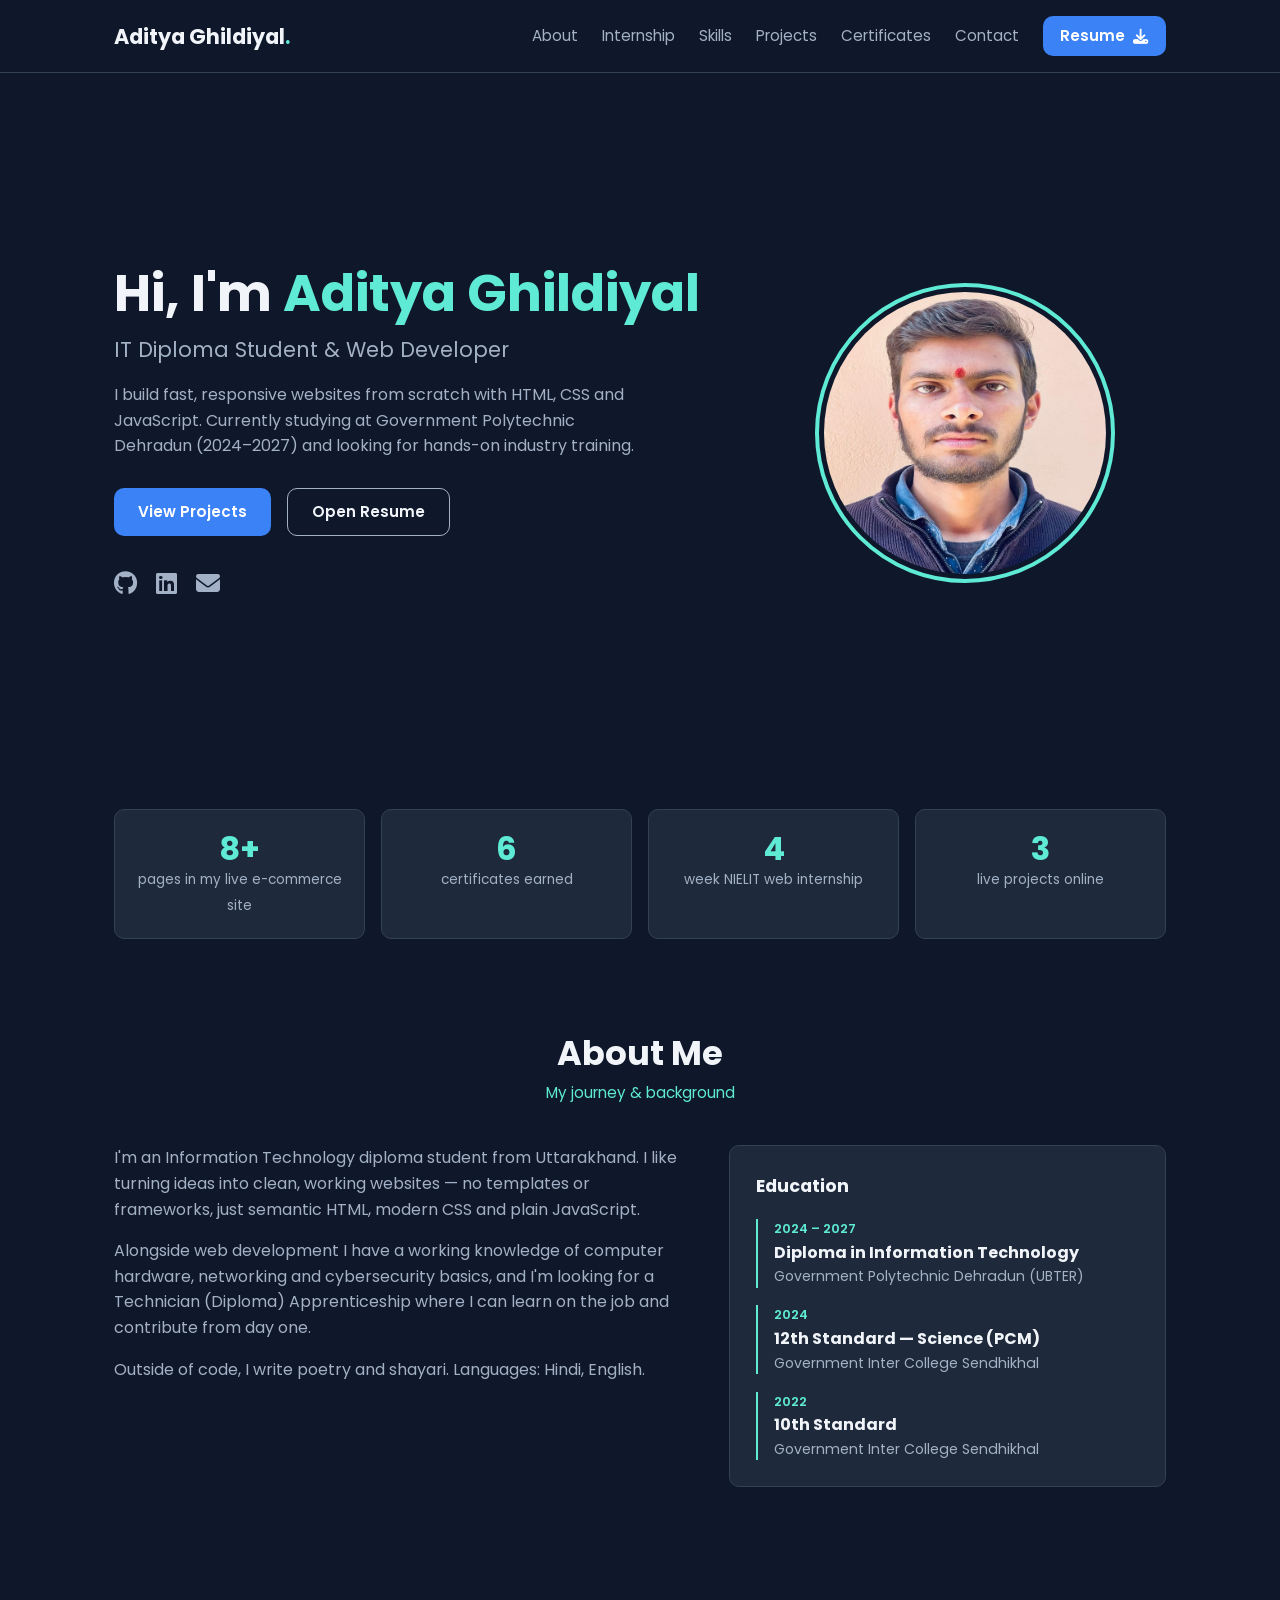
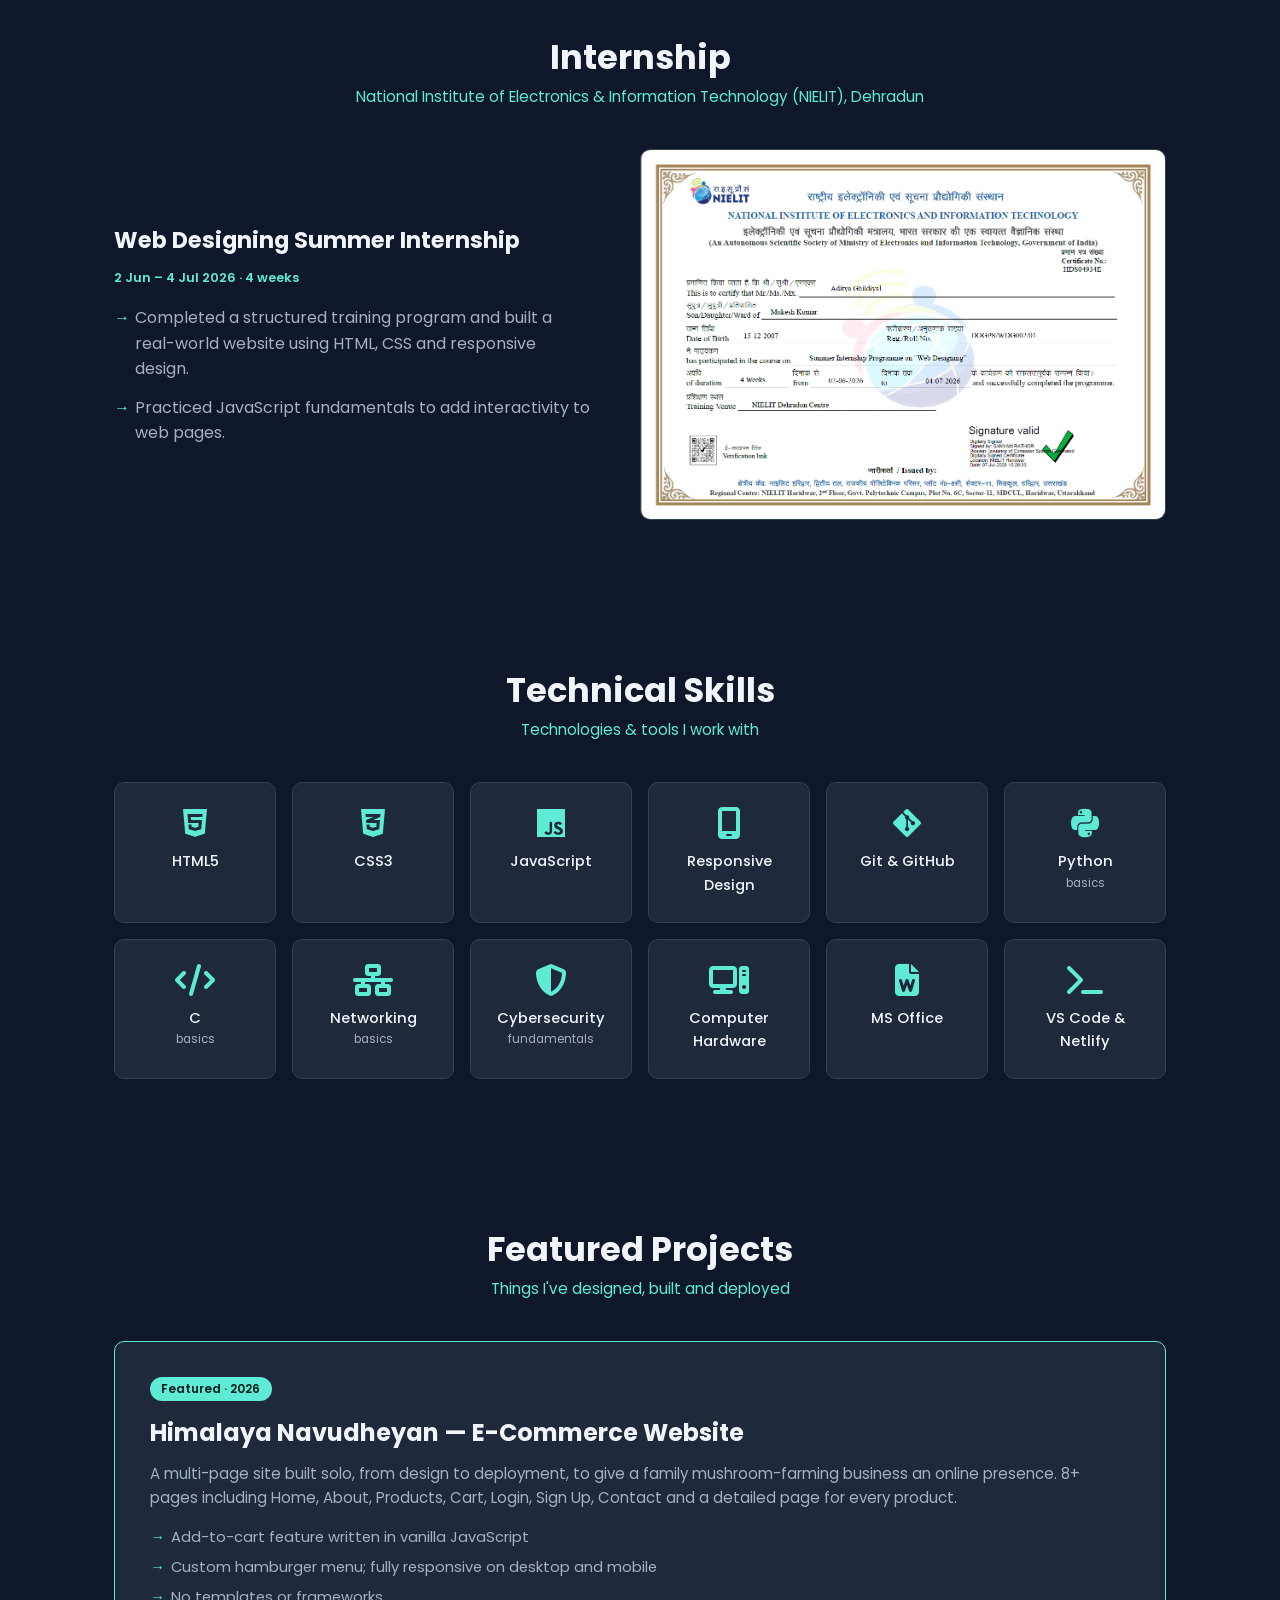
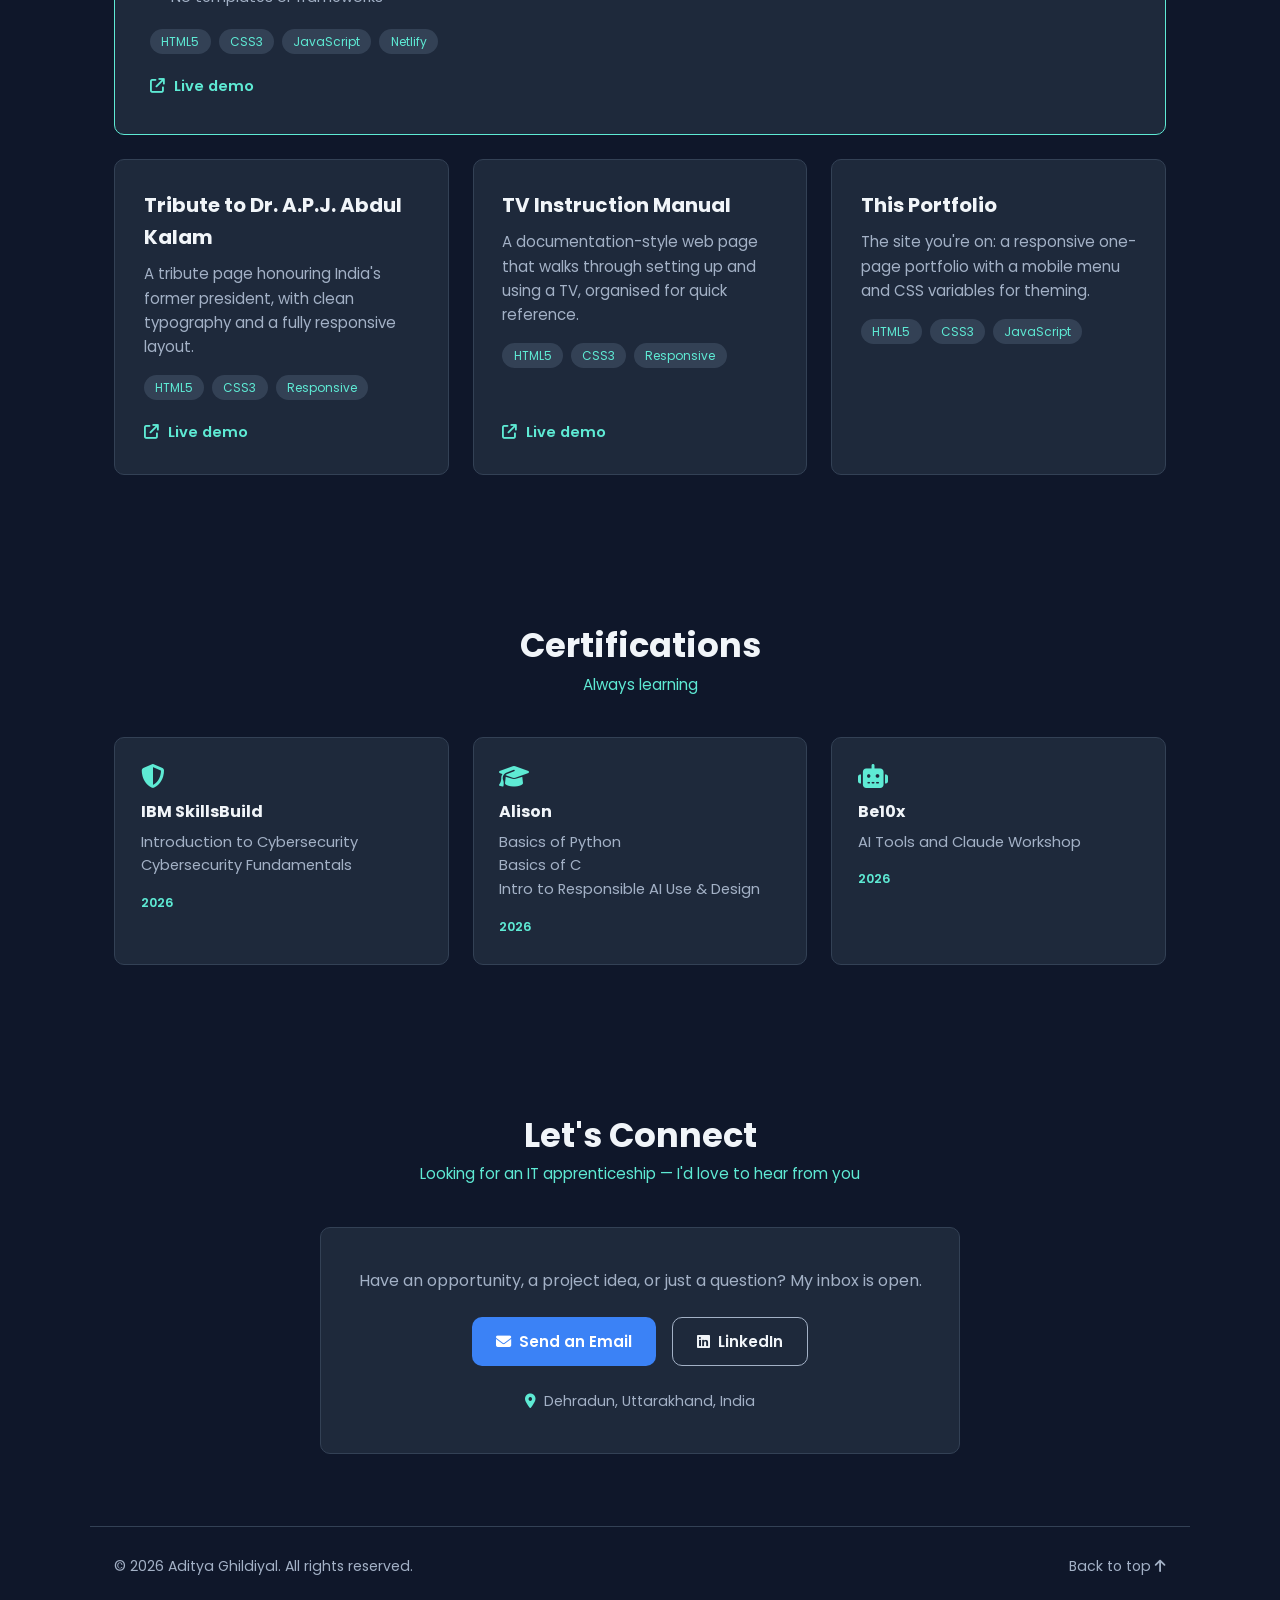
<file: index.html>
<!DOCTYPE html>
<html lang="en">

<head>
  <meta charset="UTF-8">
  <meta name="viewport" content="width=device-width, initial-scale=1.0">
  <title>Aditya Ghildiyal | IT Diploma Student &amp; Web Developer</title>
  <meta name="description"
    content="Portfolio of Aditya Ghildiyal, an IT diploma student from Dehradun building responsive websites with HTML, CSS and JavaScript. Seeking an IT apprenticeship.">
  <link rel="preconnect" href="https://fonts.googleapis.com">
  <link rel="preconnect" href="https://fonts.gstatic.com" crossorigin>
  <link href="https://fonts.googleapis.com/css2?family=Poppins:wght@300;400;500;600;700&display=swap" rel="stylesheet">
  <link rel="stylesheet" href="https://cdnjs.cloudflare.com/ajax/libs/font-awesome/6.4.0/css/all.min.css">
  <link rel="stylesheet" href="style.css">
</head>

<body>

  <header id="top">
    <nav class="navbar" aria-label="Main">
      <a href="#home" class="logo">Aditya Ghildiyal<span>.</span></a>
      <button class="menu-toggle" id="menu-btn" aria-label="Menu"><i class="fa-solid fa-bars"></i></button>
      <ul class="nav-links" id="nav-links">
        <li><a href="#about">About</a></li>
        <li><a href="#internship">Internship</a></li>
        <li><a href="#skills">Skills</a></li>
        <li><a href="#projects">Projects</a></li>
        <li><a href="#certifications">Certificates</a></li>
        <li><a href="#contact">Contact</a></li>
        <li class="nav-resume"><a href="Adityaghildiyalresume.pdf" download class="btn-primary">Resume <i
              class="fa-solid fa-download"></i></a></li>
      </ul>
    </nav>
  </header>

  <main>
    <!-- Hero -->
    <section id="home" class="hero">
      <div class="hero-content">
        <h1>Hi, I'm <span class="hl">Aditya Ghildiyal</span></h1>
        <h2 class="role">IT Diploma Student &amp; Web Developer</h2>
        <p class="hero-desc">
          I build fast, responsive websites from scratch with HTML, CSS and JavaScript. Currently studying at
          Government Polytechnic Dehradun (2024&ndash;2027) and looking for hands-on industry training.
        </p>
        <div class="hero-btns">
          <a href="#projects" class="btn-primary">View Projects</a>
          <a href="Adityaghildiyalresume.pdf" target="_blank" class="btn-secondary">Open Resume</a>
        </div>
        <div class="social-links">
          <a href="https://github.com/adityaghildiyal25-web" target="_blank" aria-label="GitHub"><i
              class="fa-brands fa-github"></i></a>
          <a href="https://www.linkedin.com/in/aditya-ghildiyal-a2bb50339" target="_blank" aria-label="LinkedIn"><i
              class="fa-brands fa-linkedin"></i></a>
          <a href="mailto:adityaghildiyal25@gmail.com" aria-label="Email"><i class="fa-solid fa-envelope"></i></a>
        </div>
      </div>
      <div class="hero-image">
        <div class="img-wrapper">
          <img src="photo.jpg" alt="Aditya Ghildiyal">
        </div>
      </div>
    </section>

    <!-- Stats -->
    <section class="stats" aria-label="Highlights">
      <div class="stat"><strong>8+</strong><span>pages in my live e-commerce site</span></div>
      <div class="stat"><strong>6</strong><span>certificates earned</span></div>
      <div class="stat"><strong>4</strong><span>week NIELIT web internship</span></div>
      <div class="stat"><strong>3</strong><span>live projects online</span></div>
    </section>

    <!-- About -->
    <section id="about" class="about">
      <div class="section-title">
        <h2>About Me</h2>
        <p>My journey &amp; background</p>
      </div>
      <div class="about-grid">
        <div class="about-text">
          <p>
            I'm an Information Technology diploma student from Uttarakhand. I like turning ideas into clean, working
            websites &mdash; no templates or frameworks, just semantic HTML, modern CSS and plain JavaScript.
          </p>
          <p>
            Alongside web development I have a working knowledge of computer hardware, networking and cybersecurity
            basics, and I'm looking for a Technician (Diploma) Apprenticeship where I can learn on the job and
            contribute from day one.
          </p>
          <p class="muted">Outside of code, I write poetry and shayari. Languages: Hindi, English.</p>
        </div>
        <div class="timeline">
          <h3>Education</h3>
          <div class="tl-item">
            <span class="tl-date">2024 &ndash; 2027</span>
            <strong>Diploma in Information Technology</strong>
            <span>Government Polytechnic Dehradun (UBTER)</span>
          </div>
          <div class="tl-item">
            <span class="tl-date">2024</span>
            <strong>12th Standard &mdash; Science (PCM)</strong>
            <span>Government Inter College Sendhikhal</span>
          </div>
          <div class="tl-item">
            <span class="tl-date">2022</span>
            <strong>10th Standard</strong>
            <span>Government Inter College Sendhikhal</span>
          </div>
        </div>
      </div>
    </section>

    <!-- Internship -->
    <section id="internship" class="internship">
      <div class="section-title">
        <h2>Internship</h2>
        <p>National Institute of Electronics &amp; Information Technology (NIELIT), Dehradun</p>
      </div>
      <div class="intern-grid">
        <div class="intern-text">
          <h3>Web Designing Summer Internship</h3>
          <span class="tl-date">2 Jun &ndash; 4 Jul 2026 &middot; 4 weeks</span>
          <ul>
            <li>Completed a structured training program and built a real-world website using HTML, CSS and responsive
              design.</li>
            <li>Practiced JavaScript fundamentals to add interactivity to web pages.</li>
          </ul>
        </div>
        <div class="internship-pic">
          <img src="internship-certificate.png" alt="NIELIT Dehradun internship certificate" loading="lazy">
        </div>
      </div>
    </section>

    <!-- Skills -->
    <section id="skills" class="skills">
      <div class="section-title">
        <h2>Technical Skills</h2>
        <p>Technologies &amp; tools I work with</p>
      </div>
      <div class="skills-grid">
        <div class="skill-card"><i class="fa-brands fa-html5"></i>
          <h4>HTML5</h4>
        </div>
        <div class="skill-card"><i class="fa-brands fa-css3-alt"></i>
          <h4>CSS3</h4>
        </div>
        <div class="skill-card"><i class="fa-brands fa-js"></i>
          <h4>JavaScript</h4>
        </div>
        <div class="skill-card"><i class="fa-solid fa-mobile-screen"></i>
          <h4>Responsive Design</h4>
        </div>
        <div class="skill-card"><i class="fa-brands fa-git-alt"></i>
          <h4>Git &amp; GitHub</h4>
        </div>
        <div class="skill-card"><i class="fa-brands fa-python"></i>
          <h4>Python <small>basics</small></h4>
        </div>
        <div class="skill-card"><i class="fa-solid fa-code"></i>
          <h4>C <small>basics</small></h4>
        </div>
        <div class="skill-card"><i class="fa-solid fa-network-wired"></i>
          <h4>Networking <small>basics</small></h4>
        </div>
        <div class="skill-card"><i class="fa-solid fa-shield-halved"></i>
          <h4>Cybersecurity <small>fundamentals</small></h4>
        </div>
        <div class="skill-card"><i class="fa-solid fa-computer"></i>
          <h4>Computer Hardware</h4>
        </div>
        <div class="skill-card"><i class="fa-solid fa-file-word"></i>
          <h4>MS Office</h4>
        </div>
        <div class="skill-card"><i class="fa-solid fa-terminal"></i>
          <h4>VS Code &amp; Netlify</h4>
        </div>
      </div>
    </section>

    <!-- Projects -->
    <section id="projects" class="projects">
      <div class="section-title">
        <h2>Featured Projects</h2>
        <p>Things I've designed, built and deployed</p>
      </div>

      <article class="project-card featured">
        <div class="project-info">
          <span class="chip">Featured &middot; 2026</span>
          <h3>Himalaya Navudheyan &mdash; E-Commerce Website</h3>
          <p>
            A multi-page site built solo, from design to deployment, to give a family mushroom-farming business an
            online presence. 8+ pages including Home, About, Products, Cart, Login, Sign Up, Contact and a detailed
            page for every product.
          </p>
          <ul class="bullets">
            <li>Add-to-cart feature written in vanilla JavaScript</li>
            <li>Custom hamburger menu; fully responsive on desktop and mobile</li>
            <li>No templates or frameworks</li>
          </ul>
          <div class="tags"><span>HTML5</span><span>CSS3</span><span>JavaScript</span><span>Netlify</span></div>
          <div class="card-links">
            <a href="https://himalayanavudheyan.netlify.app/" target="_blank" class="link-btn"><i
                class="fa-solid fa-arrow-up-right-from-square"></i> Live demo</a>
          </div>
        </div>
      </article>

      <div class="projects-grid">
        <article class="project-card">
          <div class="project-info">
            <h3>Tribute to Dr. A.P.J. Abdul Kalam</h3>
            <p>A tribute page honouring India's former president, with clean typography and a fully responsive layout.
            </p>
            <div class="tags"><span>HTML5</span><span>CSS3</span><span>Responsive</span></div>
            <div class="card-links">
              <a href="https://tributefordrkalam.netlify.app" target="_blank" class="link-btn"><i
                  class="fa-solid fa-arrow-up-right-from-square"></i> Live demo</a>
            </div>
          </div>
        </article>

        <article class="project-card">
          <div class="project-info">
            <h3>TV Instruction Manual</h3>
            <p>A documentation-style web page that walks through setting up and using a TV, organised for quick
              reference.</p>
            <div class="tags"><span>HTML5</span><span>CSS3</span><span>Responsive</span></div>
            <div class="card-links">
              <a href="https://doccumentetion.netlify.app" target="_blank" class="link-btn"><i
                  class="fa-solid fa-arrow-up-right-from-square"></i> Live demo</a>
            </div>
          </div>
        </article>

        <article class="project-card">
          <div class="project-info">
            <h3>This Portfolio</h3>
            <p>The site you're on: a responsive one-page portfolio with a mobile menu and CSS variables for theming.</p>
            <div class="tags"><span>HTML5</span><span>CSS3</span><span>JavaScript</span></div>
          </div>
        </article>
      </div>
    </section>

    <!-- Certifications -->
    <section id="certifications" class="certs">
      <div class="section-title">
        <h2>Certifications</h2>
        <p>Always learning</p>
      </div>
      <div class="cert-grid">
        <div class="cert-card">
          <i class="fa-solid fa-shield-halved"></i>
          <h4>IBM SkillsBuild</h4>
          <p>Introduction to Cybersecurity<br>Cybersecurity Fundamentals</p>
          <span>2026</span>
        </div>
        <div class="cert-card">
          <i class="fa-solid fa-graduation-cap"></i>
          <h4>Alison</h4>
          <p>Basics of Python<br>Basics of C<br>Intro to Responsible AI Use &amp; Design</p>
          <span>2026</span>
        </div>
        <div class="cert-card">
          <i class="fa-solid fa-robot"></i>
          <h4>Be10x</h4>
          <p>AI Tools and Claude Workshop</p>
          <span>2026</span>
        </div>
      </div>
    </section>

    <!-- Contact -->
    <section id="contact" class="contact">
      <div class="section-title">
        <h2>Let's Connect</h2>
        <p>Looking for an IT apprenticeship &mdash; I'd love to hear from you</p>
      </div>
      <div class="contact-box">
        <p>Have an opportunity, a project idea, or just a question? My inbox is open.</p>
        <div class="contact-btns">
          <a href="mailto:adityaghildiyal25@gmail.com" class="btn-primary"><i class="fa-solid fa-envelope"></i> Send an
            Email</a>
          <a href="https://www.linkedin.com/in/aditya-ghildiyal-a2bb50339" target="_blank" class="btn-secondary"><i
              class="fa-brands fa-linkedin"></i> LinkedIn</a>
        </div>
        <p class="loc"><i class="fa-solid fa-location-dot"></i> Dehradun, Uttarakhand, India</p>
      </div>
    </section>
  </main>

  <footer>
    <p>&copy; 2026 Aditya Ghildiyal. All rights reserved.</p>
    <a href="#top">Back to top <i class="fa-solid fa-arrow-up"></i></a>
  </footer>

  <script>
    var btn = document.getElementById('menu-btn');
    var menu = document.getElementById('nav-links');
    btn.onclick = function () { menu.classList.toggle('open'); };
    menu.onclick = function () { menu.classList.remove('open'); };
  </script>
</body>

</html>
</file>
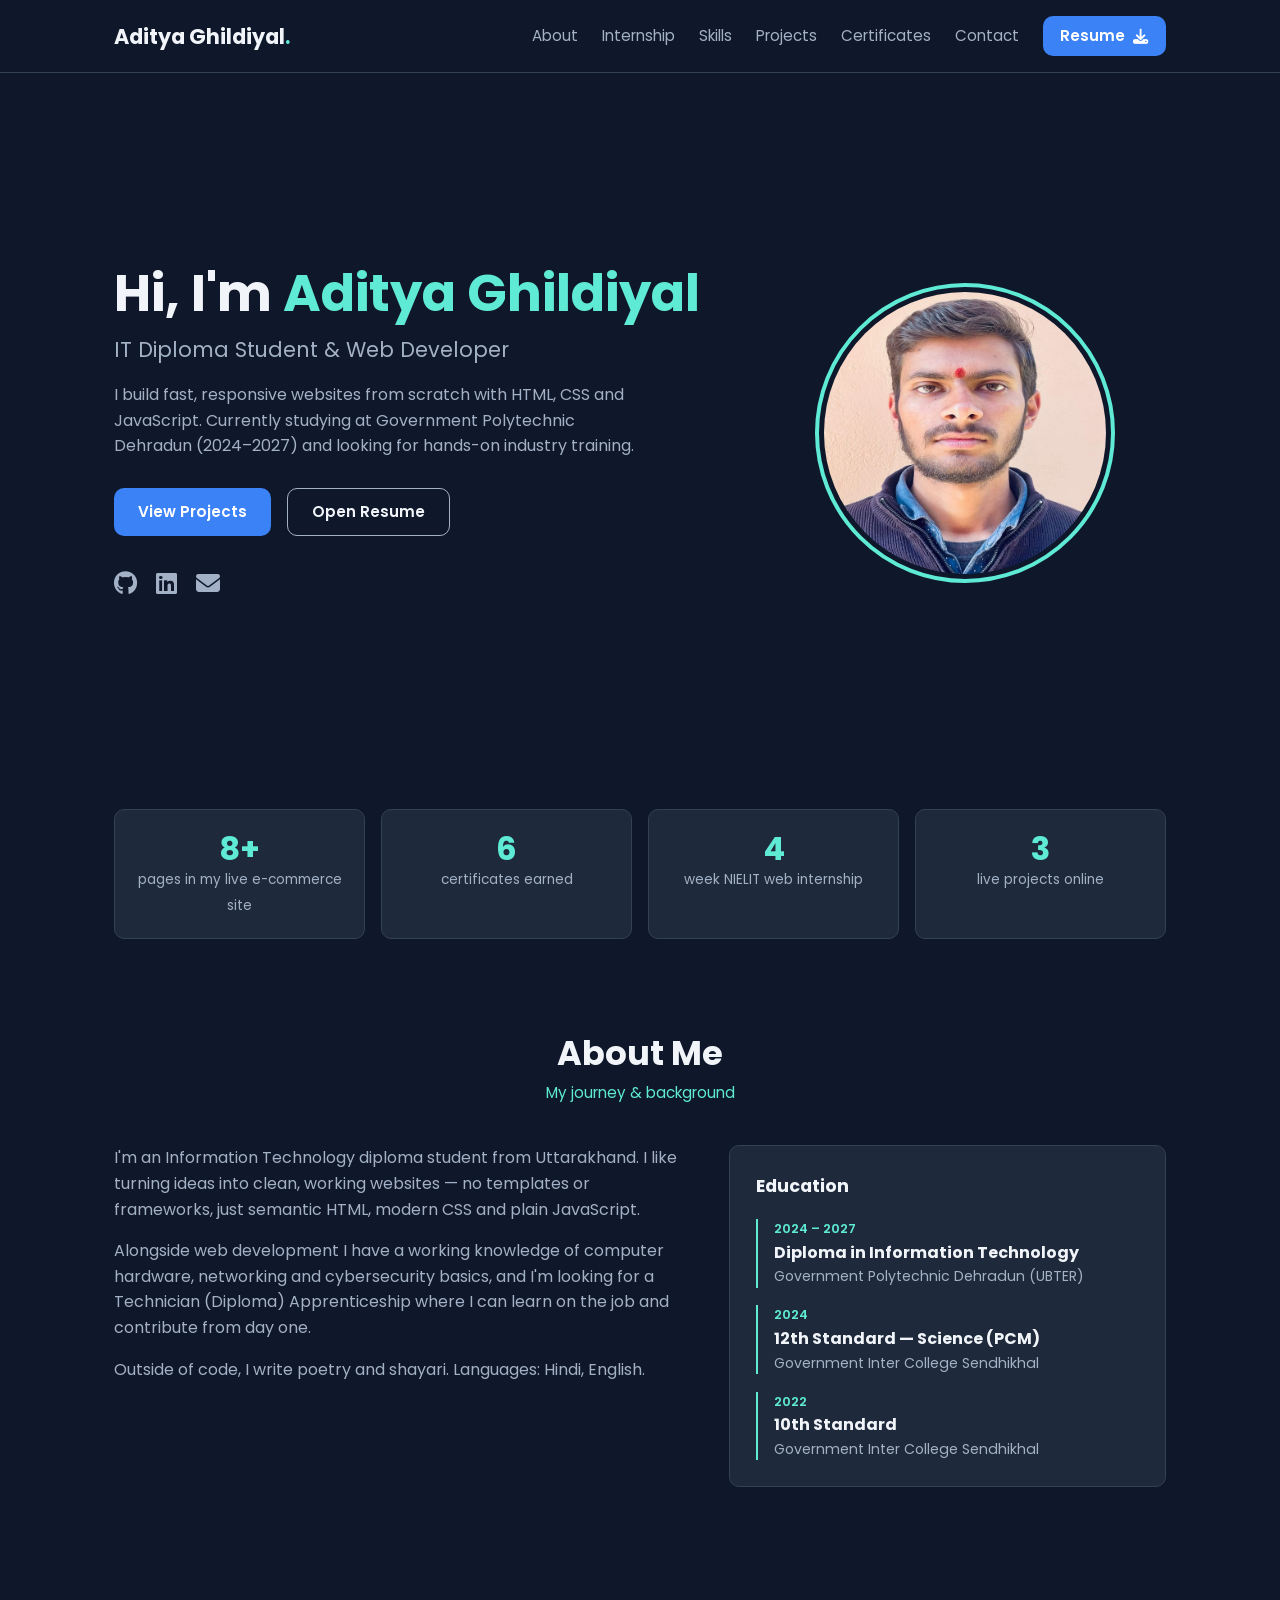
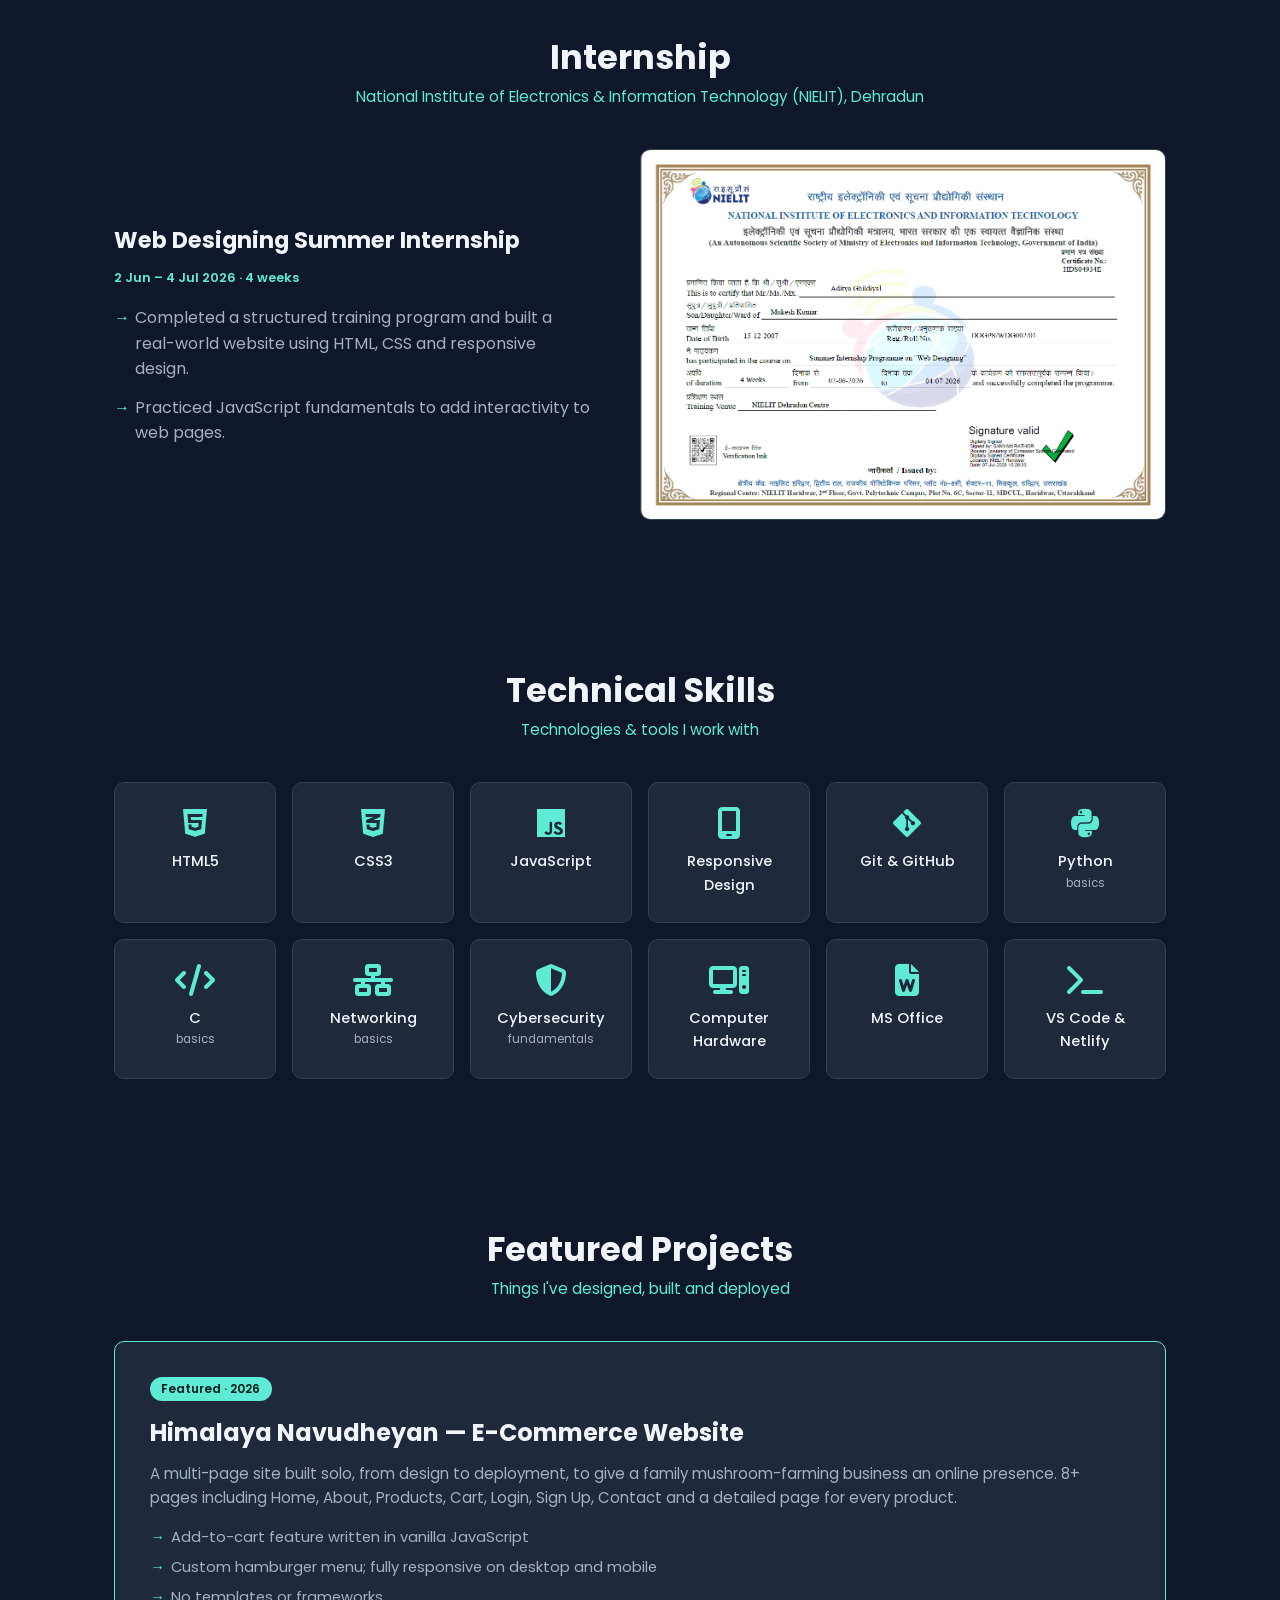
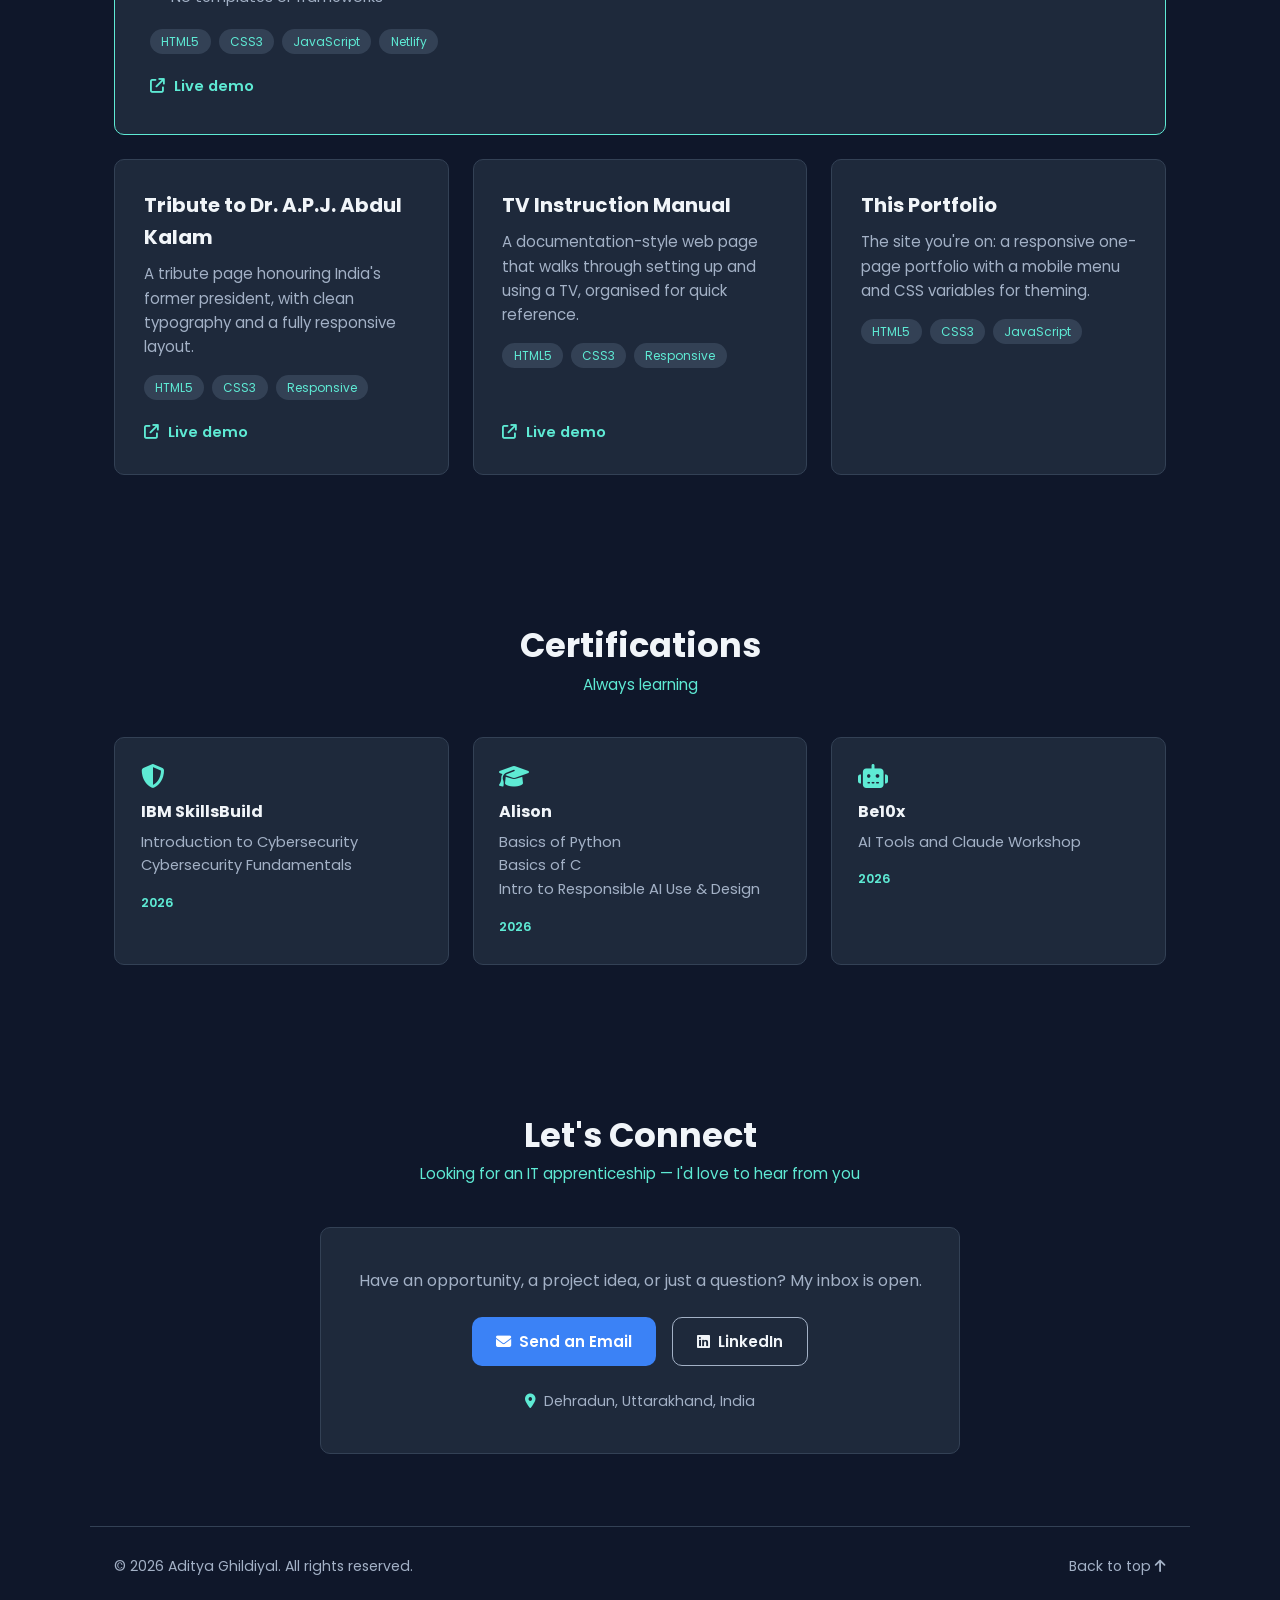
<file: portfolio.html>
<!DOCTYPE html>
<html lang="en">

<head>
  <meta charset="UTF-8">
  <meta name="viewport" content="width=device-width, initial-scale=1.0">
  <title>Aditya Ghildiyal | IT Diploma Student &amp; Web Developer</title>
  <meta name="description"
    content="Portfolio of Aditya Ghildiyal, an IT diploma student from Dehradun building responsive websites with HTML, CSS and JavaScript. Seeking an IT apprenticeship.">
  <link rel="preconnect" href="https://fonts.googleapis.com">
  <link rel="preconnect" href="https://fonts.gstatic.com" crossorigin>
  <link href="https://fonts.googleapis.com/css2?family=Poppins:wght@300;400;500;600;700&display=swap" rel="stylesheet">
  <link rel="stylesheet" href="https://cdnjs.cloudflare.com/ajax/libs/font-awesome/6.4.0/css/all.min.css">
  <link rel="stylesheet" href="portfolio.css">
</head>

<body>

  <header id="top">
    <nav class="navbar" aria-label="Main">
      <a href="#home" class="logo">Aditya Ghildiyal<span>.</span></a>
      <button class="menu-toggle" id="menu-btn" aria-label="Menu"><i class="fa-solid fa-bars"></i></button>
      <ul class="nav-links" id="nav-links">
        <li><a href="#about">About</a></li>
        <li><a href="#internship">Internship</a></li>
        <li><a href="#skills">Skills</a></li>
        <li><a href="#projects">Projects</a></li>
        <li><a href="#certifications">Certificates</a></li>
        <li><a href="#contact">Contact</a></li>
        <li class="nav-resume"><a href="Adityaghildiyalresume.pdf" download class="btn-primary">Resume <i
              class="fa-solid fa-download"></i></a></li>
      </ul>
    </nav>
  </header>

  <main>
    <!-- Hero -->
    <section id="home" class="hero">
      <div class="hero-content">
        <h1>Hi, I'm <span class="hl">Aditya Ghildiyal</span></h1>
        <h2 class="role">IT Diploma Student &amp; Web Developer</h2>
        <p class="hero-desc">
          I build fast, responsive websites from scratch with HTML, CSS and JavaScript. Currently studying at
          Government Polytechnic Dehradun (2024&ndash;2027) and looking for hands-on industry training.
        </p>
        <div class="hero-btns">
          <a href="#projects" class="btn-primary">View Projects</a>
          <a href="Adityaghildiyalresume.pdf" target="_blank" class="btn-secondary">Open Resume</a>
        </div>
        <div class="social-links">
          <a href="https://github.com/adityaghildiyal25-web" target="_blank" aria-label="GitHub"><i
              class="fa-brands fa-github"></i></a>
          <a href="https://www.linkedin.com/in/aditya-ghildiyal-a2bb50339" target="_blank" aria-label="LinkedIn"><i
              class="fa-brands fa-linkedin"></i></a>
          <a href="mailto:adityaghildiyal25@gmail.com" aria-label="Email"><i class="fa-solid fa-envelope"></i></a>
        </div>
      </div>
      <div class="hero-image">
        <div class="img-wrapper">
          <img src="photo.jpg" alt="Aditya Ghildiyal">
        </div>
      </div>
    </section>

    <!-- Stats -->
    <section class="stats" aria-label="Highlights">
      <div class="stat"><strong>8+</strong><span>pages in my live e-commerce site</span></div>
      <div class="stat"><strong>6</strong><span>certificates earned</span></div>
      <div class="stat"><strong>4</strong><span>week NIELIT web internship</span></div>
      <div class="stat"><strong>3</strong><span>live projects online</span></div>
    </section>

    <!-- About -->
    <section id="about" class="about">
      <div class="section-title">
        <h2>About Me</h2>
        <p>My journey &amp; background</p>
      </div>
      <div class="about-grid">
        <div class="about-text">
          <p>
            I'm an Information Technology diploma student from Uttarakhand. I like turning ideas into clean, working
            websites &mdash; no templates or frameworks, just semantic HTML, modern CSS and plain JavaScript.
          </p>
          <p>
            Alongside web development I have a working knowledge of computer hardware, networking and cybersecurity
            basics, and I'm looking for a Technician (Diploma) Apprenticeship where I can learn on the job and
            contribute from day one.
          </p>
          <p class="muted">Outside of code, I write poetry and shayari. Languages: Hindi, English.</p>
        </div>
        <div class="timeline">
          <h3>Education</h3>
          <div class="tl-item">
            <span class="tl-date">2024 &ndash; 2027</span>
            <strong>Diploma in Information Technology</strong>
            <span>Government Polytechnic Dehradun (UBTER)</span>
          </div>
          <div class="tl-item">
            <span class="tl-date">2024</span>
            <strong>12th Standard &mdash; Science (PCM)</strong>
            <span>Government Inter College Sendhikhal</span>
          </div>
          <div class="tl-item">
            <span class="tl-date">2022</span>
            <strong>10th Standard</strong>
            <span>Government Inter College Sendhikhal</span>
          </div>
        </div>
      </div>
    </section>

    <!-- Internship -->
    <section id="internship" class="internship">
      <div class="section-title">
        <h2>Internship</h2>
        <p>National Institute of Electronics &amp; Information Technology (NIELIT), Dehradun</p>
      </div>
      <div class="intern-grid">
        <div class="intern-text">
          <h3>Web Designing Summer Internship</h3>
          <span class="tl-date">2 Jun &ndash; 4 Jul 2026 &middot; 4 weeks</span>
          <ul>
            <li>Completed a structured training program and built a real-world website using HTML, CSS and responsive
              design.</li>
            <li>Practiced JavaScript fundamentals to add interactivity to web pages.</li>
          </ul>
        </div>
        <div class="internship-pic">
          <img src="internship-certificate.png" alt="NIELIT Dehradun internship certificate" loading="lazy">
        </div>
      </div>
    </section>

    <!-- Skills -->
    <section id="skills" class="skills">
      <div class="section-title">
        <h2>Technical Skills</h2>
        <p>Technologies &amp; tools I work with</p>
      </div>
      <div class="skills-grid">
        <div class="skill-card"><i class="fa-brands fa-html5"></i>
          <h4>HTML5</h4>
        </div>
        <div class="skill-card"><i class="fa-brands fa-css3-alt"></i>
          <h4>CSS3</h4>
        </div>
        <div class="skill-card"><i class="fa-brands fa-js"></i>
          <h4>JavaScript</h4>
        </div>
        <div class="skill-card"><i class="fa-solid fa-mobile-screen"></i>
          <h4>Responsive Design</h4>
        </div>
        <div class="skill-card"><i class="fa-brands fa-git-alt"></i>
          <h4>Git &amp; GitHub</h4>
        </div>
        <div class="skill-card"><i class="fa-brands fa-python"></i>
          <h4>Python <small>basics</small></h4>
        </div>
        <div class="skill-card"><i class="fa-solid fa-code"></i>
          <h4>C <small>basics</small></h4>
        </div>
        <div class="skill-card"><i class="fa-solid fa-network-wired"></i>
          <h4>Networking <small>basics</small></h4>
        </div>
        <div class="skill-card"><i class="fa-solid fa-shield-halved"></i>
          <h4>Cybersecurity <small>fundamentals</small></h4>
        </div>
        <div class="skill-card"><i class="fa-solid fa-computer"></i>
          <h4>Computer Hardware</h4>
        </div>
        <div class="skill-card"><i class="fa-solid fa-file-word"></i>
          <h4>MS Office</h4>
        </div>
        <div class="skill-card"><i class="fa-solid fa-terminal"></i>
          <h4>VS Code &amp; Netlify</h4>
        </div>
      </div>
    </section>

    <!-- Projects -->
    <section id="projects" class="projects">
      <div class="section-title">
        <h2>Featured Projects</h2>
        <p>Things I've designed, built and deployed</p>
      </div>

      <article class="project-card featured">
        <div class="project-info">
          <span class="chip">Featured &middot; 2026</span>
          <h3>Himalaya Navudheyan &mdash; E-Commerce Website</h3>
          <p>
            A multi-page site built solo, from design to deployment, to give a family mushroom-farming business an
            online presence. 8+ pages including Home, About, Products, Cart, Login, Sign Up, Contact and a detailed
            page for every product.
          </p>
          <ul class="bullets">
            <li>Add-to-cart feature written in vanilla JavaScript</li>
            <li>Custom hamburger menu; fully responsive on desktop and mobile</li>
            <li>No templates or frameworks</li>
          </ul>
          <div class="tags"><span>HTML5</span><span>CSS3</span><span>JavaScript</span><span>Netlify</span></div>
          <div class="card-links">
            <a href="https://himalayanavudheyan.netlify.app/" target="_blank" class="link-btn"><i
                class="fa-solid fa-arrow-up-right-from-square"></i> Live demo</a>
          </div>
        </div>
      </article>

      <div class="projects-grid">
        <article class="project-card">
          <div class="project-info">
            <h3>Tribute to Dr. A.P.J. Abdul Kalam</h3>
            <p>A tribute page honouring India's former president, with clean typography and a fully responsive layout.
            </p>
            <div class="tags"><span>HTML5</span><span>CSS3</span><span>Responsive</span></div>
            <div class="card-links">
              <a href="https://tributefordrkalam.netlify.app" target="_blank" class="link-btn"><i
                  class="fa-solid fa-arrow-up-right-from-square"></i> Live demo</a>
            </div>
          </div>
        </article>

        <article class="project-card">
          <div class="project-info">
            <h3>TV Instruction Manual</h3>
            <p>A documentation-style web page that walks through setting up and using a TV, organised for quick
              reference.</p>
            <div class="tags"><span>HTML5</span><span>CSS3</span><span>Responsive</span></div>
            <div class="card-links">
              <a href="https://doccumentetion.netlify.app" target="_blank" class="link-btn"><i
                  class="fa-solid fa-arrow-up-right-from-square"></i> Live demo</a>
            </div>
          </div>
        </article>

        <article class="project-card">
          <div class="project-info">
            <h3>This Portfolio</h3>
            <p>The site you're on: a responsive one-page portfolio with a mobile menu and CSS variables for theming.</p>
            <div class="tags"><span>HTML5</span><span>CSS3</span><span>JavaScript</span></div>
          </div>
        </article>
      </div>
    </section>

    <!-- Certifications -->
    <section id="certifications" class="certs">
      <div class="section-title">
        <h2>Certifications</h2>
        <p>Always learning</p>
      </div>
      <div class="cert-grid">
        <div class="cert-card">
          <i class="fa-solid fa-shield-halved"></i>
          <h4>IBM SkillsBuild</h4>
          <p>Introduction to Cybersecurity<br>Cybersecurity Fundamentals</p>
          <span>2026</span>
        </div>
        <div class="cert-card">
          <i class="fa-solid fa-graduation-cap"></i>
          <h4>Alison</h4>
          <p>Basics of Python<br>Basics of C<br>Intro to Responsible AI Use &amp; Design</p>
          <span>2026</span>
        </div>
        <div class="cert-card">
          <i class="fa-solid fa-robot"></i>
          <h4>Be10x</h4>
          <p>AI Tools and Claude Workshop</p>
          <span>2026</span>
        </div>
      </div>
    </section>

    <!-- Contact -->
    <section id="contact" class="contact">
      <div class="section-title">
        <h2>Let's Connect</h2>
        <p>Looking for an IT apprenticeship &mdash; I'd love to hear from you</p>
      </div>
      <div class="contact-box">
        <p>Have an opportunity, a project idea, or just a question? My inbox is open.</p>
        <div class="contact-btns">
          <a href="mailto:adityaghildiyal25@gmail.com" class="btn-primary"><i class="fa-solid fa-envelope"></i> Send an
            Email</a>
          <a href="https://www.linkedin.com/in/aditya-ghildiyal-a2bb50339" target="_blank" class="btn-secondary"><i
              class="fa-brands fa-linkedin"></i> LinkedIn</a>
        </div>
        <p class="loc"><i class="fa-solid fa-location-dot"></i> Dehradun, Uttarakhand, India</p>
      </div>
    </section>
  </main>

  <footer>
    <p>&copy; 2026 Aditya Ghildiyal. All rights reserved.</p>
    <a href="#top">Back to top <i class="fa-solid fa-arrow-up"></i></a>
  </footer>

  <script>
    var btn = document.getElementById('menu-btn');
    var menu = document.getElementById('nav-links');
    btn.onclick = function () { menu.classList.toggle('open'); };
    menu.onclick = function () { menu.classList.remove('open'); };
  </script>
</body>

</html>
</file>
<file: style.css>
:root {
  --bg: #0f172a;
  --card: #1e293b;
  --border: #334155;
  --text: #f1f5f9;
  --muted: #a3b1c6;
  --accent: #5eead4;
  --primary: #3b82f6;
  --radius: 10px;
}

* {
  margin: 0;
  padding: 0;
  box-sizing: border-box;
}

html {
  scroll-behavior: smooth;
  scroll-padding-top: 4.5rem;
  font-family: 'Poppins', Arial, sans-serif;
  background: var(--bg);
  color: var(--text);
}

body {
  line-height: 1.6;
  overflow-x: hidden;
}

a {
  text-decoration: none;
  color: inherit;
}

img {
  max-width: 100%;
  height: auto;
  display: block;
}

ul {
  list-style: none;
}

/* Header */
header {
  position: sticky;
  top: 0;
  z-index: 100;
  background: var(--bg);
  border-bottom: 1px solid var(--border);
}

.navbar {
  max-width: 1100px;
  margin: 0 auto;
  padding: 1rem 1.5rem;
  display: flex;
  justify-content: space-between;
  align-items: center;
}

.logo {
  font-size: 1.3rem;
  font-weight: 700;
}

.logo span {
  color: var(--accent);
}

.nav-links {
  display: flex;
  align-items: center;
  gap: 1.5rem;
}

.nav-links a {
  color: var(--muted);
  font-size: 0.95rem;
}

.nav-links a:hover {
  color: var(--text);
}

.nav-links .btn-primary {
  color: #fff;
  padding: 0.5rem 1.1rem;
}

.menu-toggle {
  display: none;
  background: none;
  border: 1px solid var(--border);
  color: var(--text);
  width: 40px;
  height: 40px;
  border-radius: 8px;
  font-size: 1.1rem;
  cursor: pointer;
}

/* Buttons */
.btn-primary,
.btn-secondary {
  display: inline-flex;
  align-items: center;
  justify-content: center;
  gap: 0.5rem;
  padding: 0.7rem 1.5rem;
  border-radius: var(--radius);
  font-weight: 600;
  font-size: 0.95rem;
}

.btn-primary {
  background: var(--primary);
  color: #fff;
}

.btn-primary:hover {
  background: #2563eb;
}

.btn-secondary {
  border: 1px solid var(--muted);
  color: var(--text);
}

.btn-secondary:hover {
  border-color: var(--accent);
  color: var(--accent);
}

/* Sections */
section {
  max-width: 1100px;
  margin: 0 auto;
  padding: 4.5rem 1.5rem;
}

.section-title {
  text-align: center;
  margin-bottom: 2.5rem;
}

.section-title h2 {
  font-size: 2.1rem;
}

.section-title p {
  color: var(--accent);
  font-size: 0.95rem;
}

.muted {
  color: var(--muted);
}

/* Hero */
.hero {
  display: flex;
  align-items: center;
  justify-content: space-between;
  gap: 3rem;
  min-height: 80vh;
}

.hero-content {
  flex: 1.2;
}

.badge {
  display: inline-block;
  font-size: 0.85rem;
  color: var(--accent);
  border: 1px solid var(--accent);
  padding: 0.25rem 0.9rem;
  border-radius: 999px;
  margin-bottom: 1rem;
}

.hero h1 {
  font-size: 3.2rem;
  line-height: 1.2;
}

.hl {
  color: var(--accent);
}

.role {
  font-size: 1.3rem;
  color: var(--muted);
  font-weight: 400;
  margin: 0.5rem 0 1rem;
}

.hero-desc {
  color: var(--muted);
  max-width: 540px;
  margin-bottom: 1.8rem;
}

.hero-btns {
  display: flex;
  flex-wrap: wrap;
  gap: 1rem;
  margin-bottom: 1.8rem;
}

.social-links {
  display: flex;
  gap: 1.2rem;
}

.social-links a {
  font-size: 1.5rem;
  color: var(--muted);
}

.social-links a:hover {
  color: var(--accent);
}

.hero-image {
  flex: 0.8;
  display: flex;
  justify-content: center;
}

.img-wrapper {
  width: 300px;
  height: 300px;
  border-radius: 50%;
  border: 4px solid var(--accent);
  padding: 5px;
}

.img-wrapper img {
  width: 100%;
  height: 100%;
  border-radius: 50%;
  object-fit: cover;
  object-position: center 20%;
}

/* Stats */
.stats {
  display: grid;
  grid-template-columns: repeat(4, 1fr);
  gap: 1rem;
  padding-top: 1rem;
  padding-bottom: 1rem;
}

.stat {
  background: var(--card);
  border: 1px solid var(--border);
  border-radius: var(--radius);
  padding: 1.3rem 1rem;
  text-align: center;
}

.stat strong {
  display: block;
  font-size: 2rem;
  line-height: 1.1;
  color: var(--accent);
}

.stat span {
  color: var(--muted);
  font-size: 0.85rem;
}

/* About */
.about-grid {
  display: grid;
  grid-template-columns: 1.3fr 1fr;
  gap: 3rem;
  align-items: start;
}

.about-text p {
  color: var(--muted);
  margin-bottom: 1rem;
}

.timeline {
  background: var(--card);
  border: 1px solid var(--border);
  border-radius: var(--radius);
  padding: 1.6rem;
}

.timeline h3 {
  margin-bottom: 1.2rem;
  font-size: 1.1rem;
}

.tl-item {
  display: flex;
  flex-direction: column;
  padding-left: 1rem;
  margin-bottom: 1.1rem;
  border-left: 2px solid var(--accent);
}

.tl-item:last-child {
  margin-bottom: 0;
}

.tl-item span:not(.tl-date) {
  color: var(--muted);
  font-size: 0.88rem;
}

.tl-date {
  color: var(--accent);
  font-size: 0.8rem;
  font-weight: 600;
}

/* Internship */
.intern-grid {
  display: grid;
  grid-template-columns: 1fr 1.1fr;
  gap: 3rem;
  align-items: center;
}

.intern-text h3 {
  font-size: 1.4rem;
  margin-bottom: 0.3rem;
}

.intern-text ul {
  margin-top: 1rem;
  display: grid;
  gap: 0.8rem;
}

.intern-text li,
.bullets li {
  color: var(--muted);
  padding-left: 1.3rem;
  position: relative;
}

.intern-text li::before,
.bullets li::before {
  content: '\2192';
  position: absolute;
  left: 0;
  color: var(--accent);
}

.internship-pic img {
  border-radius: var(--radius);
  border: 1px solid var(--border);
}

/* Skills */
.skills-grid {
  display: grid;
  grid-template-columns: repeat(auto-fit, minmax(150px, 1fr));
  gap: 1rem;
}

.skill-card {
  background: var(--card);
  padding: 1.5rem 1rem;
  border-radius: var(--radius);
  text-align: center;
  border: 1px solid var(--border);
}

.skill-card i {
  font-size: 2rem;
  color: var(--accent);
  margin-bottom: 0.7rem;
}

.skill-card h4 {
  font-size: 0.92rem;
  font-weight: 500;
}

.skill-card small {
  display: block;
  color: var(--muted);
  font-size: 0.72rem;
  font-weight: 400;
}

/* Projects */
.projects-grid {
  display: grid;
  grid-template-columns: repeat(auto-fit, minmax(290px, 1fr));
  gap: 1.5rem;
  margin-top: 1.5rem;
}

.project-card {
  background: var(--card);
  border-radius: var(--radius);
  padding: 1.8rem;
  border: 1px solid var(--border);
}

.project-card.featured {
  border-color: var(--accent);
  padding: 2.2rem;
}

.project-info {
  display: flex;
  flex-direction: column;
  height: 100%;
}

.project-info h3 {
  margin-bottom: 0.6rem;
  font-size: 1.25rem;
}

.project-card.featured h3 {
  font-size: 1.5rem;
}

.project-info p {
  color: var(--muted);
  font-size: 0.94rem;
  margin-bottom: 1rem;
}

.chip {
  align-self: flex-start;
  font-size: 0.75rem;
  font-weight: 600;
  color: #04211d;
  background: var(--accent);
  padding: 0.15rem 0.7rem;
  border-radius: 999px;
  margin-bottom: 0.8rem;
}

.bullets {
  display: grid;
  gap: 0.4rem;
  margin-bottom: 1.2rem;
  font-size: 0.92rem;
}

.tags {
  display: flex;
  flex-wrap: wrap;
  gap: 0.5rem;
  margin-bottom: 1.2rem;
}

.tags span {
  font-size: 0.75rem;
  background: var(--border);
  padding: 0.2rem 0.7rem;
  border-radius: 999px;
  color: var(--accent);
}

.card-links {
  margin-top: auto;
}

.link-btn {
  color: var(--accent);
  font-weight: 600;
  font-size: 0.92rem;
}

.link-btn i {
  margin-right: 0.3rem;
}

.link-btn:hover {
  text-decoration: underline;
}

/* Certifications */
.cert-grid {
  display: grid;
  grid-template-columns: repeat(auto-fit, minmax(260px, 1fr));
  gap: 1.5rem;
}

.cert-card {
  background: var(--card);
  border: 1px solid var(--border);
  border-radius: var(--radius);
  padding: 1.6rem;
}

.cert-card i {
  font-size: 1.5rem;
  color: var(--accent);
  margin-bottom: 0.7rem;
}

.cert-card h4 {
  margin-bottom: 0.4rem;
}

.cert-card p {
  color: var(--muted);
  font-size: 0.92rem;
  margin-bottom: 0.7rem;
}

.cert-card span {
  font-size: 0.78rem;
  color: var(--accent);
  font-weight: 600;
}

/* Contact */
.contact-box {
  max-width: 640px;
  margin: 0 auto;
  text-align: center;
  background: var(--card);
  border: 1px solid var(--border);
  border-radius: var(--radius);
  padding: 2.5rem 1.5rem;
}

.contact-box>p {
  color: var(--muted);
  margin-bottom: 1.5rem;
}

.contact-btns {
  display: flex;
  flex-wrap: wrap;
  gap: 1rem;
  justify-content: center;
}

.contact-box .loc {
  margin: 1.5rem 0 0;
  font-size: 0.88rem;
}

.contact-box .loc i {
  color: var(--accent);
  margin-right: 0.3rem;
}

/* Footer */
footer {
  display: flex;
  flex-wrap: wrap;
  gap: 1rem;
  justify-content: space-between;
  align-items: center;
  max-width: 1100px;
  margin: 0 auto;
  padding: 1.8rem 1.5rem;
  border-top: 1px solid var(--border);
  color: var(--muted);
  font-size: 0.88rem;
}

footer a:hover {
  color: var(--accent);
}

/* Mobile */
@media (max-width: 860px) {
  .menu-toggle {
    display: block;
  }

  .nav-links {
    display: none;
    position: absolute;
    top: 100%;
    left: 0;
    right: 0;
    flex-direction: column;
    align-items: stretch;
    gap: 0;
    background: var(--bg);
    border-bottom: 1px solid var(--border);
    padding: 0.5rem 1.5rem 1.2rem;
  }

  .nav-links.open {
    display: flex;
  }

  .nav-links li a:not(.btn-primary) {
    display: block;
    padding: 0.8rem 0;
    border-bottom: 1px solid var(--border);
  }

  .nav-resume {
    margin-top: 1rem;
  }

  .hero {
    flex-direction: column-reverse;
    text-align: center;
    min-height: auto;
    padding-top: 2.5rem;
    gap: 2rem;
  }

  .hero-desc {
    margin-inline: auto;
  }

  .hero-btns,
  .social-links {
    justify-content: center;
  }

  .hero h1 {
    font-size: 2.3rem;
  }

  .img-wrapper {
    width: 220px;
    height: 220px;
  }

  .stats {
    grid-template-columns: repeat(2, 1fr);
  }

  .about-grid,
  .intern-grid {
    grid-template-columns: 1fr;
    gap: 2rem;
  }

  section {
    padding: 3.5rem 1.2rem;
  }
}
</file>
<file: portfolio.css>
:root {
  --bg: #0f172a;
  --card: #1e293b;
  --border: #334155;
  --text: #f1f5f9;
  --muted: #a3b1c6;
  --accent: #5eead4;
  --primary: #3b82f6;
  --radius: 10px;
}

* {
  margin: 0;
  padding: 0;
  box-sizing: border-box;
}

html {
  scroll-behavior: smooth;
  scroll-padding-top: 4.5rem;
  font-family: 'Poppins', Arial, sans-serif;
  background: var(--bg);
  color: var(--text);
}

body {
  line-height: 1.6;
  overflow-x: hidden;
}

a {
  text-decoration: none;
  color: inherit;
}

img {
  max-width: 100%;
  height: auto;
  display: block;
}

ul {
  list-style: none;
}

/* Header */
header {
  position: sticky;
  top: 0;
  z-index: 100;
  background: var(--bg);
  border-bottom: 1px solid var(--border);
}

.navbar {
  max-width: 1100px;
  margin: 0 auto;
  padding: 1rem 1.5rem;
  display: flex;
  justify-content: space-between;
  align-items: center;
}

.logo {
  font-size: 1.3rem;
  font-weight: 700;
}

.logo span {
  color: var(--accent);
}

.nav-links {
  display: flex;
  align-items: center;
  gap: 1.5rem;
}

.nav-links a {
  color: var(--muted);
  font-size: 0.95rem;
}

.nav-links a:hover {
  color: var(--text);
}

.nav-links .btn-primary {
  color: #fff;
  padding: 0.5rem 1.1rem;
}

.menu-toggle {
  display: none;
  background: none;
  border: 1px solid var(--border);
  color: var(--text);
  width: 40px;
  height: 40px;
  border-radius: 8px;
  font-size: 1.1rem;
  cursor: pointer;
}

/* Buttons */
.btn-primary,
.btn-secondary {
  display: inline-flex;
  align-items: center;
  justify-content: center;
  gap: 0.5rem;
  padding: 0.7rem 1.5rem;
  border-radius: var(--radius);
  font-weight: 600;
  font-size: 0.95rem;
}

.btn-primary {
  background: var(--primary);
  color: #fff;
}

.btn-primary:hover {
  background: #2563eb;
}

.btn-secondary {
  border: 1px solid var(--muted);
  color: var(--text);
}

.btn-secondary:hover {
  border-color: var(--accent);
  color: var(--accent);
}

/* Sections */
section {
  max-width: 1100px;
  margin: 0 auto;
  padding: 4.5rem 1.5rem;
}

.section-title {
  text-align: center;
  margin-bottom: 2.5rem;
}

.section-title h2 {
  font-size: 2.1rem;
}

.section-title p {
  color: var(--accent);
  font-size: 0.95rem;
}

.muted {
  color: var(--muted);
}

/* Hero */
.hero {
  display: flex;
  align-items: center;
  justify-content: space-between;
  gap: 3rem;
  min-height: 80vh;
}

.hero-content {
  flex: 1.2;
}

.badge {
  display: inline-block;
  font-size: 0.85rem;
  color: var(--accent);
  border: 1px solid var(--accent);
  padding: 0.25rem 0.9rem;
  border-radius: 999px;
  margin-bottom: 1rem;
}

.hero h1 {
  font-size: 3.2rem;
  line-height: 1.2;
}

.hl {
  color: var(--accent);
}

.role {
  font-size: 1.3rem;
  color: var(--muted);
  font-weight: 400;
  margin: 0.5rem 0 1rem;
}

.hero-desc {
  color: var(--muted);
  max-width: 540px;
  margin-bottom: 1.8rem;
}

.hero-btns {
  display: flex;
  flex-wrap: wrap;
  gap: 1rem;
  margin-bottom: 1.8rem;
}

.social-links {
  display: flex;
  gap: 1.2rem;
}

.social-links a {
  font-size: 1.5rem;
  color: var(--muted);
}

.social-links a:hover {
  color: var(--accent);
}

.hero-image {
  flex: 0.8;
  display: flex;
  justify-content: center;
}

.img-wrapper {
  width: 300px;
  height: 300px;
  border-radius: 50%;
  border: 4px solid var(--accent);
  padding: 5px;
}

.img-wrapper img {
  width: 100%;
  height: 100%;
  border-radius: 50%;
  object-fit: cover;
  object-position: center 20%;
}

/* Stats */
.stats {
  display: grid;
  grid-template-columns: repeat(4, 1fr);
  gap: 1rem;
  padding-top: 1rem;
  padding-bottom: 1rem;
}

.stat {
  background: var(--card);
  border: 1px solid var(--border);
  border-radius: var(--radius);
  padding: 1.3rem 1rem;
  text-align: center;
}

.stat strong {
  display: block;
  font-size: 2rem;
  line-height: 1.1;
  color: var(--accent);
}

.stat span {
  color: var(--muted);
  font-size: 0.85rem;
}

/* About */
.about-grid {
  display: grid;
  grid-template-columns: 1.3fr 1fr;
  gap: 3rem;
  align-items: start;
}

.about-text p {
  color: var(--muted);
  margin-bottom: 1rem;
}

.timeline {
  background: var(--card);
  border: 1px solid var(--border);
  border-radius: var(--radius);
  padding: 1.6rem;
}

.timeline h3 {
  margin-bottom: 1.2rem;
  font-size: 1.1rem;
}

.tl-item {
  display: flex;
  flex-direction: column;
  padding-left: 1rem;
  margin-bottom: 1.1rem;
  border-left: 2px solid var(--accent);
}

.tl-item:last-child {
  margin-bottom: 0;
}

.tl-item span:not(.tl-date) {
  color: var(--muted);
  font-size: 0.88rem;
}

.tl-date {
  color: var(--accent);
  font-size: 0.8rem;
  font-weight: 600;
}

/* Internship */
.intern-grid {
  display: grid;
  grid-template-columns: 1fr 1.1fr;
  gap: 3rem;
  align-items: center;
}

.intern-text h3 {
  font-size: 1.4rem;
  margin-bottom: 0.3rem;
}

.intern-text ul {
  margin-top: 1rem;
  display: grid;
  gap: 0.8rem;
}

.intern-text li,
.bullets li {
  color: var(--muted);
  padding-left: 1.3rem;
  position: relative;
}

.intern-text li::before,
.bullets li::before {
  content: '\2192';
  position: absolute;
  left: 0;
  color: var(--accent);
}

.internship-pic img {
  border-radius: var(--radius);
  border: 1px solid var(--border);
}

/* Skills */
.skills-grid {
  display: grid;
  grid-template-columns: repeat(auto-fit, minmax(150px, 1fr));
  gap: 1rem;
}

.skill-card {
  background: var(--card);
  padding: 1.5rem 1rem;
  border-radius: var(--radius);
  text-align: center;
  border: 1px solid var(--border);
}

.skill-card i {
  font-size: 2rem;
  color: var(--accent);
  margin-bottom: 0.7rem;
}

.skill-card h4 {
  font-size: 0.92rem;
  font-weight: 500;
}

.skill-card small {
  display: block;
  color: var(--muted);
  font-size: 0.72rem;
  font-weight: 400;
}

/* Projects */
.projects-grid {
  display: grid;
  grid-template-columns: repeat(auto-fit, minmax(290px, 1fr));
  gap: 1.5rem;
  margin-top: 1.5rem;
}

.project-card {
  background: var(--card);
  border-radius: var(--radius);
  padding: 1.8rem;
  border: 1px solid var(--border);
}

.project-card.featured {
  border-color: var(--accent);
  padding: 2.2rem;
}

.project-info {
  display: flex;
  flex-direction: column;
  height: 100%;
}

.project-info h3 {
  margin-bottom: 0.6rem;
  font-size: 1.25rem;
}

.project-card.featured h3 {
  font-size: 1.5rem;
}

.project-info p {
  color: var(--muted);
  font-size: 0.94rem;
  margin-bottom: 1rem;
}

.chip {
  align-self: flex-start;
  font-size: 0.75rem;
  font-weight: 600;
  color: #04211d;
  background: var(--accent);
  padding: 0.15rem 0.7rem;
  border-radius: 999px;
  margin-bottom: 0.8rem;
}

.bullets {
  display: grid;
  gap: 0.4rem;
  margin-bottom: 1.2rem;
  font-size: 0.92rem;
}

.tags {
  display: flex;
  flex-wrap: wrap;
  gap: 0.5rem;
  margin-bottom: 1.2rem;
}

.tags span {
  font-size: 0.75rem;
  background: var(--border);
  padding: 0.2rem 0.7rem;
  border-radius: 999px;
  color: var(--accent);
}

.card-links {
  margin-top: auto;
}

.link-btn {
  color: var(--accent);
  font-weight: 600;
  font-size: 0.92rem;
}

.link-btn i {
  margin-right: 0.3rem;
}

.link-btn:hover {
  text-decoration: underline;
}

/* Certifications */
.cert-grid {
  display: grid;
  grid-template-columns: repeat(auto-fit, minmax(260px, 1fr));
  gap: 1.5rem;
}

.cert-card {
  background: var(--card);
  border: 1px solid var(--border);
  border-radius: var(--radius);
  padding: 1.6rem;
}

.cert-card i {
  font-size: 1.5rem;
  color: var(--accent);
  margin-bottom: 0.7rem;
}

.cert-card h4 {
  margin-bottom: 0.4rem;
}

.cert-card p {
  color: var(--muted);
  font-size: 0.92rem;
  margin-bottom: 0.7rem;
}

.cert-card span {
  font-size: 0.78rem;
  color: var(--accent);
  font-weight: 600;
}

/* Contact */
.contact-box {
  max-width: 640px;
  margin: 0 auto;
  text-align: center;
  background: var(--card);
  border: 1px solid var(--border);
  border-radius: var(--radius);
  padding: 2.5rem 1.5rem;
}

.contact-box>p {
  color: var(--muted);
  margin-bottom: 1.5rem;
}

.contact-btns {
  display: flex;
  flex-wrap: wrap;
  gap: 1rem;
  justify-content: center;
}

.contact-box .loc {
  margin: 1.5rem 0 0;
  font-size: 0.88rem;
}

.contact-box .loc i {
  color: var(--accent);
  margin-right: 0.3rem;
}

/* Footer */
footer {
  display: flex;
  flex-wrap: wrap;
  gap: 1rem;
  justify-content: space-between;
  align-items: center;
  max-width: 1100px;
  margin: 0 auto;
  padding: 1.8rem 1.5rem;
  border-top: 1px solid var(--border);
  color: var(--muted);
  font-size: 0.88rem;
}

footer a:hover {
  color: var(--accent);
}

/* Mobile */
@media (max-width: 860px) {
  .menu-toggle {
    display: block;
  }

  .nav-links {
    display: none;
    position: absolute;
    top: 100%;
    left: 0;
    right: 0;
    flex-direction: column;
    align-items: stretch;
    gap: 0;
    background: var(--bg);
    border-bottom: 1px solid var(--border);
    padding: 0.5rem 1.5rem 1.2rem;
  }

  .nav-links.open {
    display: flex;
  }

  .nav-links li a:not(.btn-primary) {
    display: block;
    padding: 0.8rem 0;
    border-bottom: 1px solid var(--border);
  }

  .nav-resume {
    margin-top: 1rem;
  }

  .hero {
    flex-direction: column-reverse;
    text-align: center;
    min-height: auto;
    padding-top: 2.5rem;
    gap: 2rem;
  }

  .hero-desc {
    margin-inline: auto;
  }

  .hero-btns,
  .social-links {
    justify-content: center;
  }

  .hero h1 {
    font-size: 2.3rem;
  }

  .img-wrapper {
    width: 220px;
    height: 220px;
  }

  .stats {
    grid-template-columns: repeat(2, 1fr);
  }

  .about-grid,
  .intern-grid {
    grid-template-columns: 1fr;
    gap: 2rem;
  }

  section {
    padding: 3.5rem 1.2rem;
  }
}
</file>
